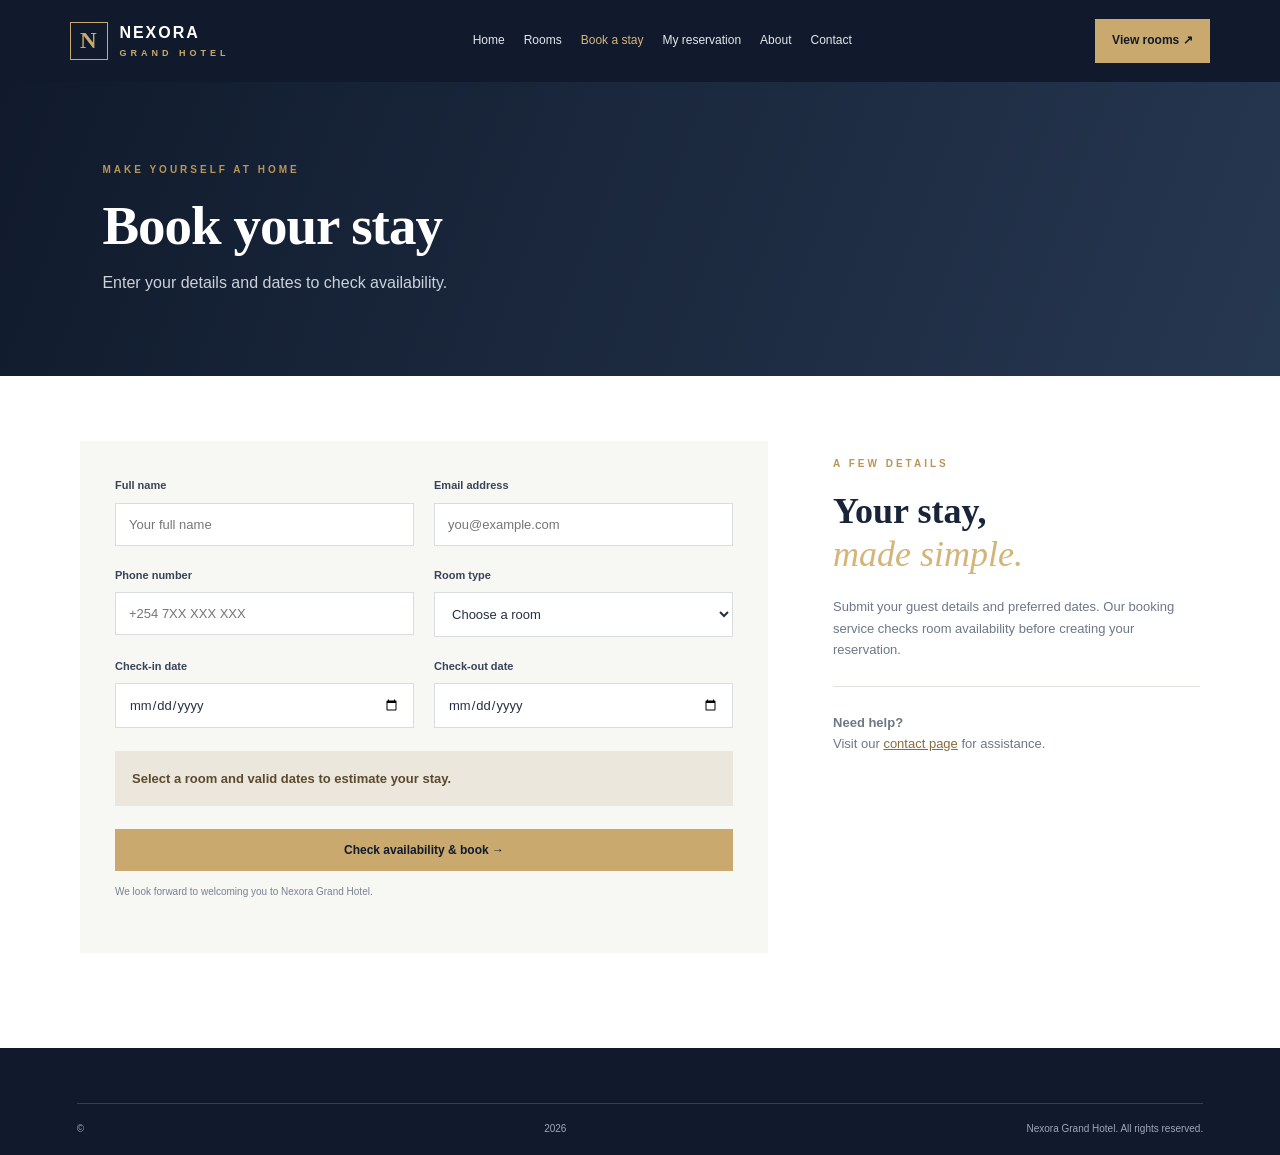
<file: booking.html>
<!DOCTYPE html>
<html lang="en">
<head>
<meta charset="UTF-8">
<meta name="viewport" content="width=device-width, initial-scale=1">
<title>Book a Room | Nexora Grand Hotel</title>
<link rel="stylesheet" href="style.css">
<script src="config.js"></script>
<script defer src="app.js"></script>
</head>

<body>

<header class="site-header">
<a class="brand" href="index.html">
<span class="brand-mark">N</span>
<span>NEXORA <small>GRAND HOTEL</small></span>
</a>

<nav>
<a href="index.html">Home</a>
<a href="rooms.html">Rooms</a>
<a class="current" href="booking.html">Book a stay</a>
<a href="reservations.html">My reservation</a>
<a href="about.html">About</a>
<a href="contact.html">Contact</a>
</nav>

<a class="nav-cta" href="rooms.html">View rooms ↗</a>
</header>

<main>

<section class="page-hero">
<p class="eyebrow">MAKE YOURSELF AT HOME</p>
<h1>Book your stay</h1>
<p>Enter your details and dates to check availability.</p>
</section>

<section class="form-layout section-wrap">

<div class="form-panel">

<form id="booking-form">

<div class="form-grid">

<label>
Full name
<input name="guestName" required minlength="2" maxlength="80" autocomplete="name" placeholder="Your full name">
</label>

<label>
Email address
<input name="email" type="email" required maxlength="120" autocomplete="email" placeholder="you@example.com">
</label>

<label>
Phone number
<input name="phone" required maxlength="24" autocomplete="tel" placeholder="+254 7XX XXX XXX">
</label>

<label>
Room type
<select name="roomType" id="roomType" required>
<option value="">Choose a room</option>
<option value="standard">Standard Room — KSh 3,500/night</option>
<option value="deluxe">Deluxe Room — KSh 5,500/night</option>
<option value="executive">Executive Suite — KSh 8,500/night</option>
</select>
</label>

<label>
Check-in date
<input type="date" name="checkIn" id="checkIn" required>
</label>

<label>
Check-out date
<input type="date" name="checkOut" id="checkOut" required>
</label>

</div>

<div class="price-preview" id="pricePreview">
Select a room and dates to estimate your stay.
</div>

<button class="btn btn-gold submit-btn" type="submit">
Check availability & book →
</button>

<p class="small-print">
We look forward to welcoming you to Nexora Grand Hotel.
</p>

<div id="bookingMessage" class="message" role="status"></div>

</form>
</div>

<aside class="side-note">

<p class="eyebrow">A FEW DETAILS</p>

<h2>Your stay,<br><em>made simple.</em></h2>

<p>
Submit your guest details and preferred dates.
Our booking service checks room availability before creating your reservation.
</p>

<div class="side-rule"></div>

<p>
<b>Need help?</b><br>
Visit our <a href="contact.html">contact page</a> for assistance.
</p>

</aside>

</section>
</main>

<footer class="footer">
<div class="footer-bottom">
© <span data-year></span> Nexora Grand Hotel. All rights reserved.
</div>
</footer>

</body>
</html>
</file>
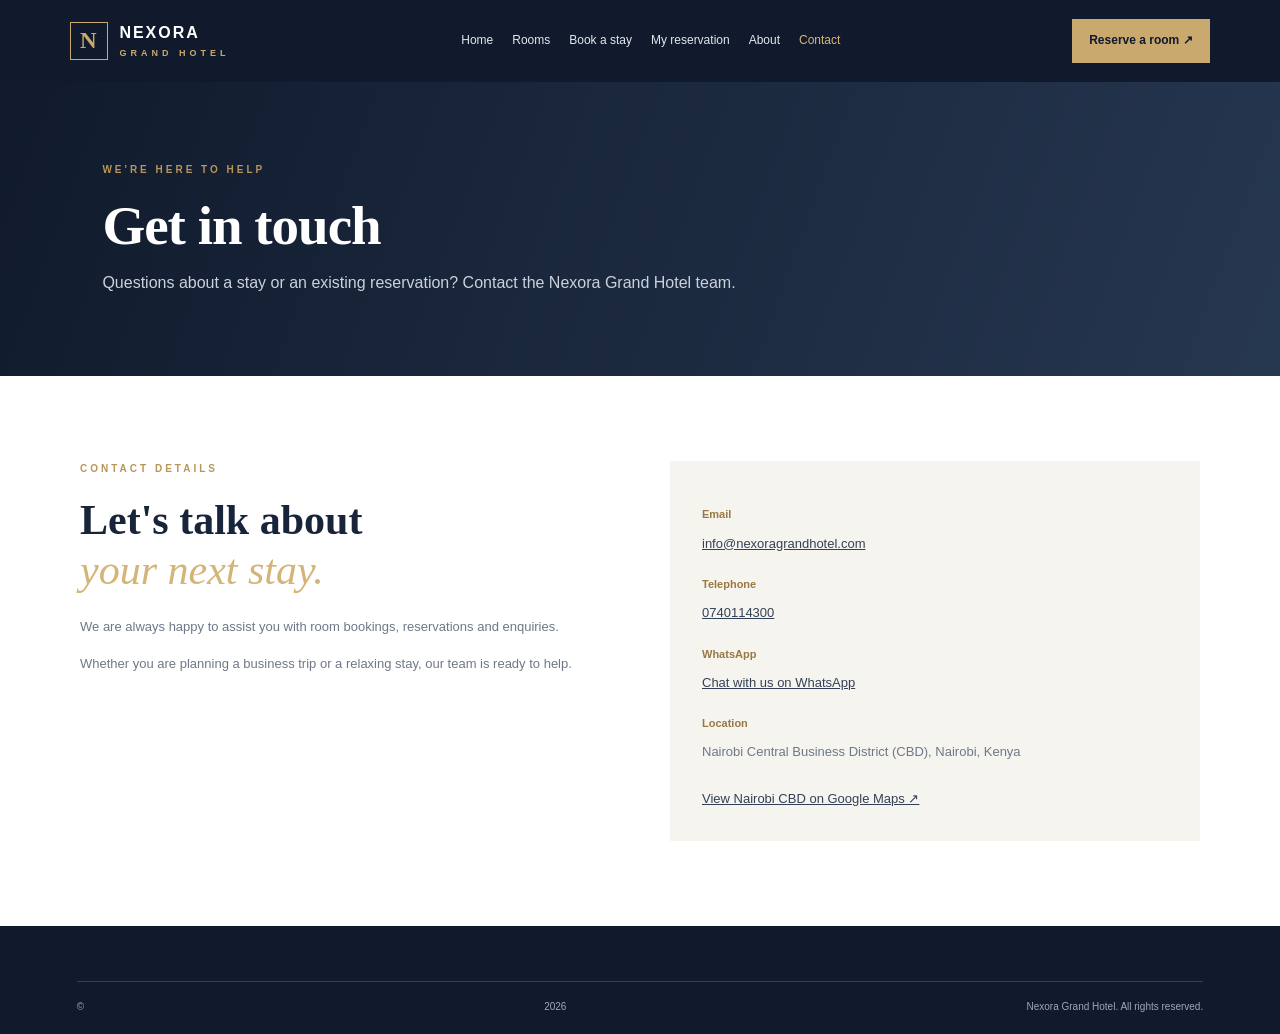
<file: contact.html>
<!DOCTYPE html>
<html lang="en">
<head>
<meta charset="UTF-8">
<meta name="viewport" content="width=device-width, initial-scale=1">
<title>Contact | Nexora Grand Hotel</title>
<link rel="stylesheet" href="style.css">
<script src="config.js"></script>
<script defer src="app.js"></script>
</head>

<body>

<header class="site-header">
<a class="brand" href="index.html">
<span class="brand-mark">N</span>
<span>NEXORA <small>GRAND HOTEL</small></span>
</a>

<nav>
<a href="index.html">Home</a>
<a href="rooms.html">Rooms</a>
<a href="booking.html">Book a stay</a>
<a href="reservations.html">My reservation</a>
<a href="about.html">About</a>
<a class="current" href="contact.html">Contact</a>
</nav>

<a class="nav-cta" href="booking.html">Reserve a room ↗</a>
</header>

<main>

<section class="page-hero">
<p class="eyebrow">WE'RE HERE TO HELP</p>
<h1>Get in touch</h1>
<p>Questions about a stay or an existing reservation? Contact the Nexora Grand Hotel team.</p>
</section>

<section class="section-wrap contact-grid">

<div>
<p class="eyebrow">CONTACT DETAILS</p>

<h2>Let's talk about<br><em>your next stay.</em></h2>

<p>We are always happy to assist you with room bookings, reservations and enquiries.</p>

<p>Whether you are planning a business trip or a relaxing stay, our team is ready to help.</p>
</div>

<div class="contact-card">

<b>Email</b>
<a href="mailto:info@nexoragrandhotel.com">
info@nexoragrandhotel.com
</a>

<b>Telephone</b>
<a href="tel:+254740114300">
0740114300
</a>

<b>WhatsApp</b>
<a href="https://wa.me/254740114300" target="_blank" rel="noopener">
Chat with us on WhatsApp
</a>

<b>Location</b>
<p>Nairobi Central Business District (CBD), Nairobi, Kenya</p>

<a href="https://www.google.com/maps/search/?api=1&query=Nairobi+CBD+Kenya"
target="_blank" rel="noopener">
View Nairobi CBD on Google Maps ↗
</a>

</div>
</section>

</main>

<footer class="footer">
<div class="footer-bottom">
© <span data-year></span> Nexora Grand Hotel. All rights reserved.
</div>
</footer>

</body>
</html>
</file>
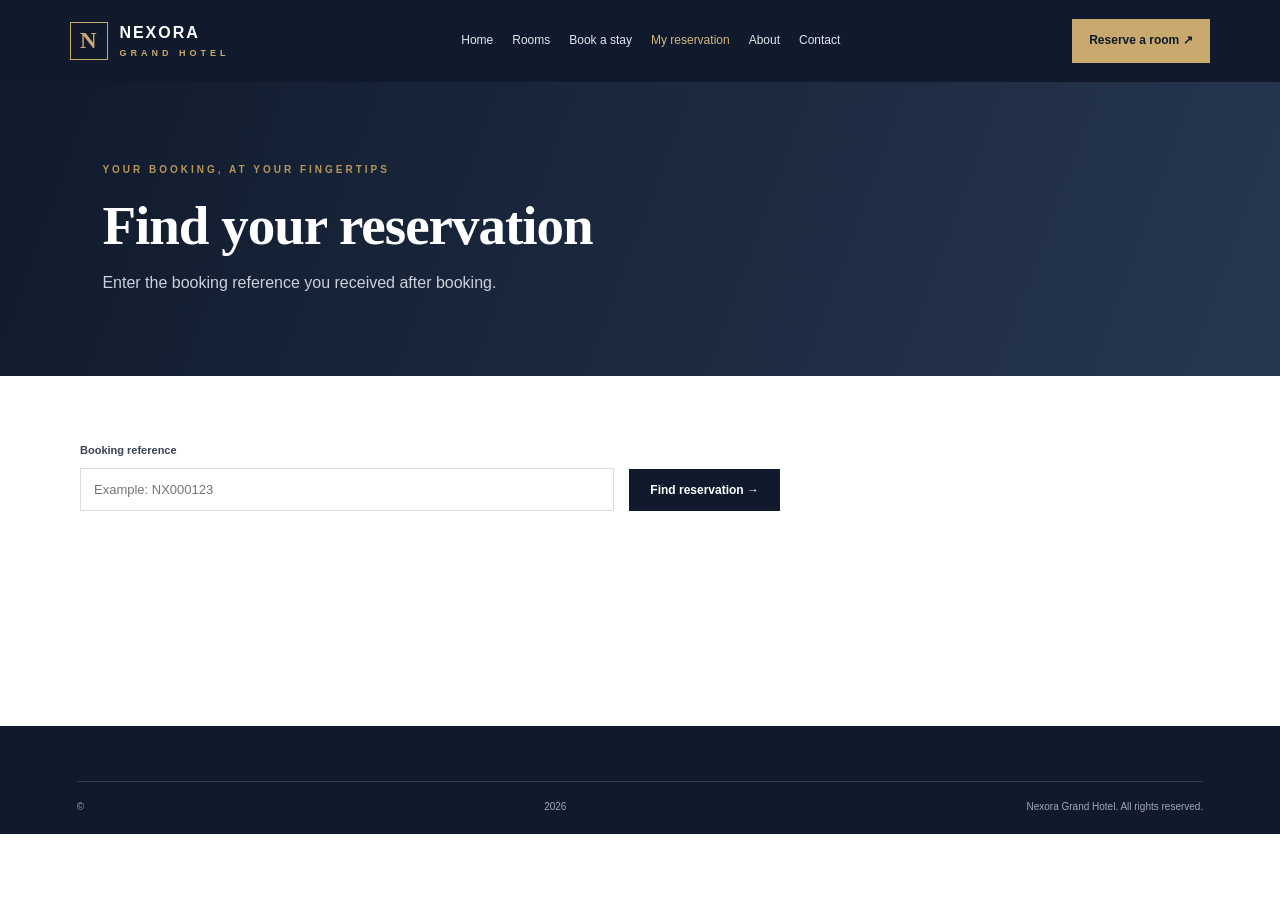
<file: reservations.html>
<!DOCTYPE html><html lang="en"><head><meta charset="UTF-8"><meta name="viewport" content="width=device-width, initial-scale=1"><title>My Reservation | Nexora Grand Hotel</title><link rel="stylesheet" href="style.css"><script src="config.js"></script><script defer src="app.js"></script></head><body>
<header class="site-header"><a class="brand" href="index.html"><span class="brand-mark">N</span><span>NEXORA <small>GRAND HOTEL</small></span></a><nav><a target="_blank" href="index.html">Home</a><a target="_blank" href="rooms.html">Rooms</a><a target="_blank" href="booking.html">Book a stay</a><a class="current" href="reservations.html">My reservation</a><a target="_blank" href="about.html">About</a><a target="_blank" href="contact.html">Contact</a></nav><a class="nav-cta" target="_blank" href="booking.html">Reserve a room ↗</a></header>
<main><section class="page-hero"><p class="eyebrow">YOUR BOOKING, AT YOUR FINGERTIPS</p><h1>Find your reservation</h1><p>Enter the booking reference you received after booking.</p></section><section class="lookup-wrap section-wrap"><form id="lookup-form" class="lookup-form"><label>Booking reference<input name="bookingCode" required placeholder="Example: NX000123"></label><button class="btn btn-dark" type="submit">Find reservation →</button></form><div id="lookupMessage" class="message" role="status"></div><div id="reservationResult"></div></section></main><footer class="footer"><div class="footer-bottom">© <span data-year></span> Nexora Grand Hotel. All rights reserved.</div></footer></body></html>
</file>
<file: style.css>
*{box-sizing:border-box;margin:0;padding:0}html{scroll-behavior:smooth}body{font-family:"DM Sans",Arial,sans-serif;color:#263044;background:#fff;line-height:1.65}a{color:inherit}.site-header{min-height:82px;padding:14px 5.5%;display:flex;align-items:center;justify-content:space-between;gap:22px;background:#101a2c;color:#fff;position:relative;z-index:5}.brand{display:flex;align-items:center;gap:11px;text-decoration:none;font-weight:700;letter-spacing:2px;font-size:16px;line-height:1.15;white-space:nowrap}.brand small{display:block;color:#c9a96e;font-size:9px;letter-spacing:4px;margin-top:5px}.brand-mark{width:38px;height:38px;border:1px solid #c9a96e;color:#c9a96e;display:grid;place-items:center;font-family:"Playfair Display",serif;font-size:23px}.site-header nav{display:flex;align-items:center;gap:19px;flex-wrap:wrap}.site-header nav a{font-size:12px;color:#e3e7ed;text-decoration:none}.site-header nav a:hover,.site-header nav a.current{color:#d6b77d}.nav-cta{background:#c9a96e;color:#101a2c;text-decoration:none;padding:12px 17px;font-size:12px;font-weight:700;white-space:nowrap}.hero{min-height:660px;background:url("https://images.unsplash.com/photo-1566073771259-6a8506099945?w=2000") center/cover;position:relative;display:flex;align-items:center;padding:80px 10%;color:white}.hero-shade{position:absolute;inset:0;background:linear-gradient(90deg,rgba(8,17,31,.86),rgba(8,17,31,.25))}.hero-copy{position:relative;max-width:670px}.eyebrow{font-size:10px;letter-spacing:3px;font-weight:700;color:#b99558;margin-bottom:17px}.hero h1,.page-hero h1{font:600 clamp(43px,6vw,76px)/1.1 "Playfair Display",Georgia,serif;letter-spacing:-1px}.hero h1 em,.welcome h2 em,.side-note h2 em,.contact-grid h2 em{color:#d4b477;font-weight:500}.hero-lead{max-width:500px;color:#e1e4e9;margin:23px 0 28px;font-size:15px}.hero-actions{display:flex;gap:13px;flex-wrap:wrap}.btn{display:inline-block;border:0;text-decoration:none;padding:14px 21px;font:700 12px "DM Sans",sans-serif;cursor:pointer;transition:.2s}.btn-gold{background:#c9a96e;color:#101a2c}.btn-gold:hover{background:#e0c58f}.btn-outline{border:1px solid #e6e8ed;color:#fff}.btn-outline:hover{background:#fff;color:#101a2c}.btn-dark{background:#101a2c;color:#fff}.btn-dark:hover{background:#263b5d}.hero-note{margin-top:45px;color:#d8dde5;font-size:11px}.dot{display:inline-block;width:7px;height:7px;border-radius:50%;background:#86c7a0;margin-right:8px}.hero-caption{position:absolute;right:5%;bottom:25px;color:#e5e5e5;font-size:9px;letter-spacing:2px}.hero-caption span{color:#c9a96e}.section-wrap{width:min(1120px,88%);margin:auto}.welcome{padding:105px 0;display:grid;grid-template-columns:1.05fr .95fr;gap:80px;align-items:center}.welcome-photo{min-height:440px;background:url("https://images.unsplash.com/photo-1611892440504-42a792e24d32?w=1100") center/cover}.welcome h2,.section-heading h2,.callout h2,.about-content h2,.contact-grid h2,.side-note h2{font:600 42px/1.2 "Playfair Display",Georgia,serif;color:#18243a;margin-bottom:20px}.welcome-text>p:not(.eyebrow){color:#687184;font-size:14px;margin:0 0 16px}.text-link{font-size:12px;font-weight:700;color:#80633b;text-decoration:none;display:inline-block;margin-top:13px}.text-link span{margin-left:7px}.rooms-preview{background:#f5f5f2;padding:85px 0 100px}.section-heading{display:flex;justify-content:space-between;align-items:end;margin-bottom:35px}.section-heading h2{font-size:38px;margin:0}.room-grid{display:grid;grid-template-columns:repeat(3,1fr);gap:24px}.room-card{background:#fff;box-shadow:0 12px 35px rgba(20,30,45,.06)}.room-card img{width:100%;height:225px;object-fit:cover;display:block}.room-card-body{padding:23px}.room-type{font-size:9px;letter-spacing:2px;color:#a27c42;font-weight:700}.room-card h3{font:600 24px "Playfair Display",serif;margin:8px 0}.room-card p:not(.room-type){font-size:12px;color:#727b89;min-height:58px}.room-bottom{display:flex;justify-content:space-between;align-items:center;gap:10px;margin-top:20px;padding-top:15px;border-top:1px solid #e9e9e5}.room-bottom strong{font-size:15px;color:#17243a}.room-bottom small{font-size:10px;color:#7b8490;font-weight:400}.room-bottom a{font-size:11px;font-weight:700;color:#87683a;text-decoration:none;white-space:nowrap}.callout{text-align:center;padding:85px 20px;background:#eae6dc}.callout h2{font-size:39px;margin-bottom:26px}.footer{background:#101a2c;color:#dce1e9;padding:55px 6% 18px}.footer-main{display:grid;grid-template-columns:1.5fr 1.4fr 1fr 1.3fr;gap:35px;padding-bottom:38px}.brand-light{color:white;align-self:start}.footer-main p,.footer-main a:not(.brand){font-size:11px;color:#c1c9d5}.footer-main>p{padding-top:8px}.footer-main b{display:block;color:#c9a96e;font-size:12px;margin-bottom:13px}.footer-main>div a{display:block;text-decoration:none;margin:7px 0}.footer-bottom{border-top:1px solid #344052;padding-top:17px;display:flex;justify-content:space-between;gap:15px;color:#9da8b8;font-size:10px}.page-hero{padding:80px 8%;background:linear-gradient(110deg,#101a2c,#263750);color:#fff}.page-hero h1{font-size:55px}.page-hero>p:last-child{color:#cbd2dc;margin-top:14px}.room-list{padding:65px 0}.room-row{display:grid;grid-template-columns:1.05fr 1fr;gap:48px;align-items:center;padding:0 0 55px;margin-bottom:55px;border-bottom:1px solid #e8e8e4}.room-row img{width:100%;height:330px;object-fit:cover}.room-row h2{font:600 34px "Playfair Display",serif;color:#17243a;margin-bottom:13px}.room-row p:not(.eyebrow){font-size:13px;color:#697486}.room-row ul{margin:17px 0 0 18px;color:#697486;font-size:12px;columns:2}.room-row .room-bottom{justify-content:space-between}.notice{padding:16px;background:#f7f4ec;color:#766447;font-size:11px}.form-layout{display:grid;grid-template-columns:1.5fr .8fr;gap:65px;padding:65px 0 95px}.form-panel{background:#f7f7f4;padding:35px}.form-grid{display:grid;grid-template-columns:1fr 1fr;gap:20px}.form-grid label,.lookup-form label{display:flex;flex-direction:column;gap:8px;font-size:11px;font-weight:700;color:#394357}.form-grid input,.form-grid select,.lookup-form input{width:100%;padding:13px;border:1px solid #d9dce0;background:#fff;font:13px "DM Sans",sans-serif;color:#263044;outline:none}.form-grid input:focus,.form-grid select:focus,.lookup-form input:focus{border-color:#b99558}.price-preview{margin:23px 0;padding:17px;background:#ece7dc;color:#5c4a2e;font-size:13px;font-weight:700}.submit-btn{width:100%}.submit-btn:disabled{opacity:.6;cursor:wait}.small-print{font-size:10px;color:#788191;margin-top:13px}.side-note{padding:15px 0}.side-note h2{font-size:36px}.side-note>p:not(.eyebrow){font-size:13px;color:#6d7787}.side-note a{color:#8a6a3a}.side-rule{height:1px;background:#e2e2dc;margin:25px 0}.message{margin-top:17px;font-size:12px;line-height:1.7}.message.success{padding:16px;background:#e8f4eb;color:#245d36}.message.error{padding:13px;background:#fbeaea;color:#922f2f}.lookup-wrap{padding:65px 0 110px;min-height:350px}.lookup-form{display:flex;gap:15px;align-items:end;max-width:700px}.lookup-form label{flex:1}.reservation-card{margin-top:25px;max-width:700px;border:1px solid #e5e3dc;padding:28px}.reservation-card h2{font:600 28px "Playfair Display",serif;margin-bottom:20px}.reservation-grid{display:grid;grid-template-columns:1fr 1.5fr;gap:10px;font-size:12px}.reservation-grid span{color:#7a8290}.about-content{padding:75px 0;display:grid;grid-template-columns:1.1fr .9fr;gap:55px;align-items:center}.about-content img{width:100%;height:390px;object-fit:cover}.about-content p:not(.eyebrow),.contact-grid p:not(.eyebrow){font-size:13px;color:#6e7888;margin-bottom:16px}.about-content h2{font-size:38px}.contact-grid{padding:85px 0;display:grid;grid-template-columns:1fr 1fr;gap:60px}.contact-card{background:#f5f4ef;padding:32px;display:flex;flex-direction:column;gap:9px}.contact-card b{font-size:11px;color:#9a7844;margin-top:12px}.contact-card p,.contact-card a{font-size:13px;color:#344057}.contact-card a{word-break:break-word}@media(max-width:1000px){.site-header{flex-wrap:wrap}.site-header nav{order:3;width:100%;justify-content:center}.footer-main{grid-template-columns:1fr 1fr}.welcome{gap:40px}.form-layout{gap:35px}}@media(max-width:700px){.site-header{justify-content:center}.site-header nav{gap:12px}.site-header nav a{font-size:10px}.nav-cta{display:none}.hero{min-height:580px;padding:65px 7%}.welcome,.about-content,.contact-grid,.form-layout,.room-row{grid-template-columns:1fr;gap:28px}.welcome{padding:70px 0}.welcome-photo{min-height:300px}.room-grid{grid-template-columns:1fr}.section-heading{align-items:start;gap:15px;flex-direction:column}.section-heading h2,.callout h2{font-size:32px}.room-row img{height:260px}.form-panel{padding:22px}.form-grid{grid-template-columns:1fr}.lookup-form{align-items:stretch;flex-direction:column}.footer-main{grid-template-columns:1fr}.footer-bottom{flex-direction:column}.page-hero h1{font-size:43px}}
</file>
